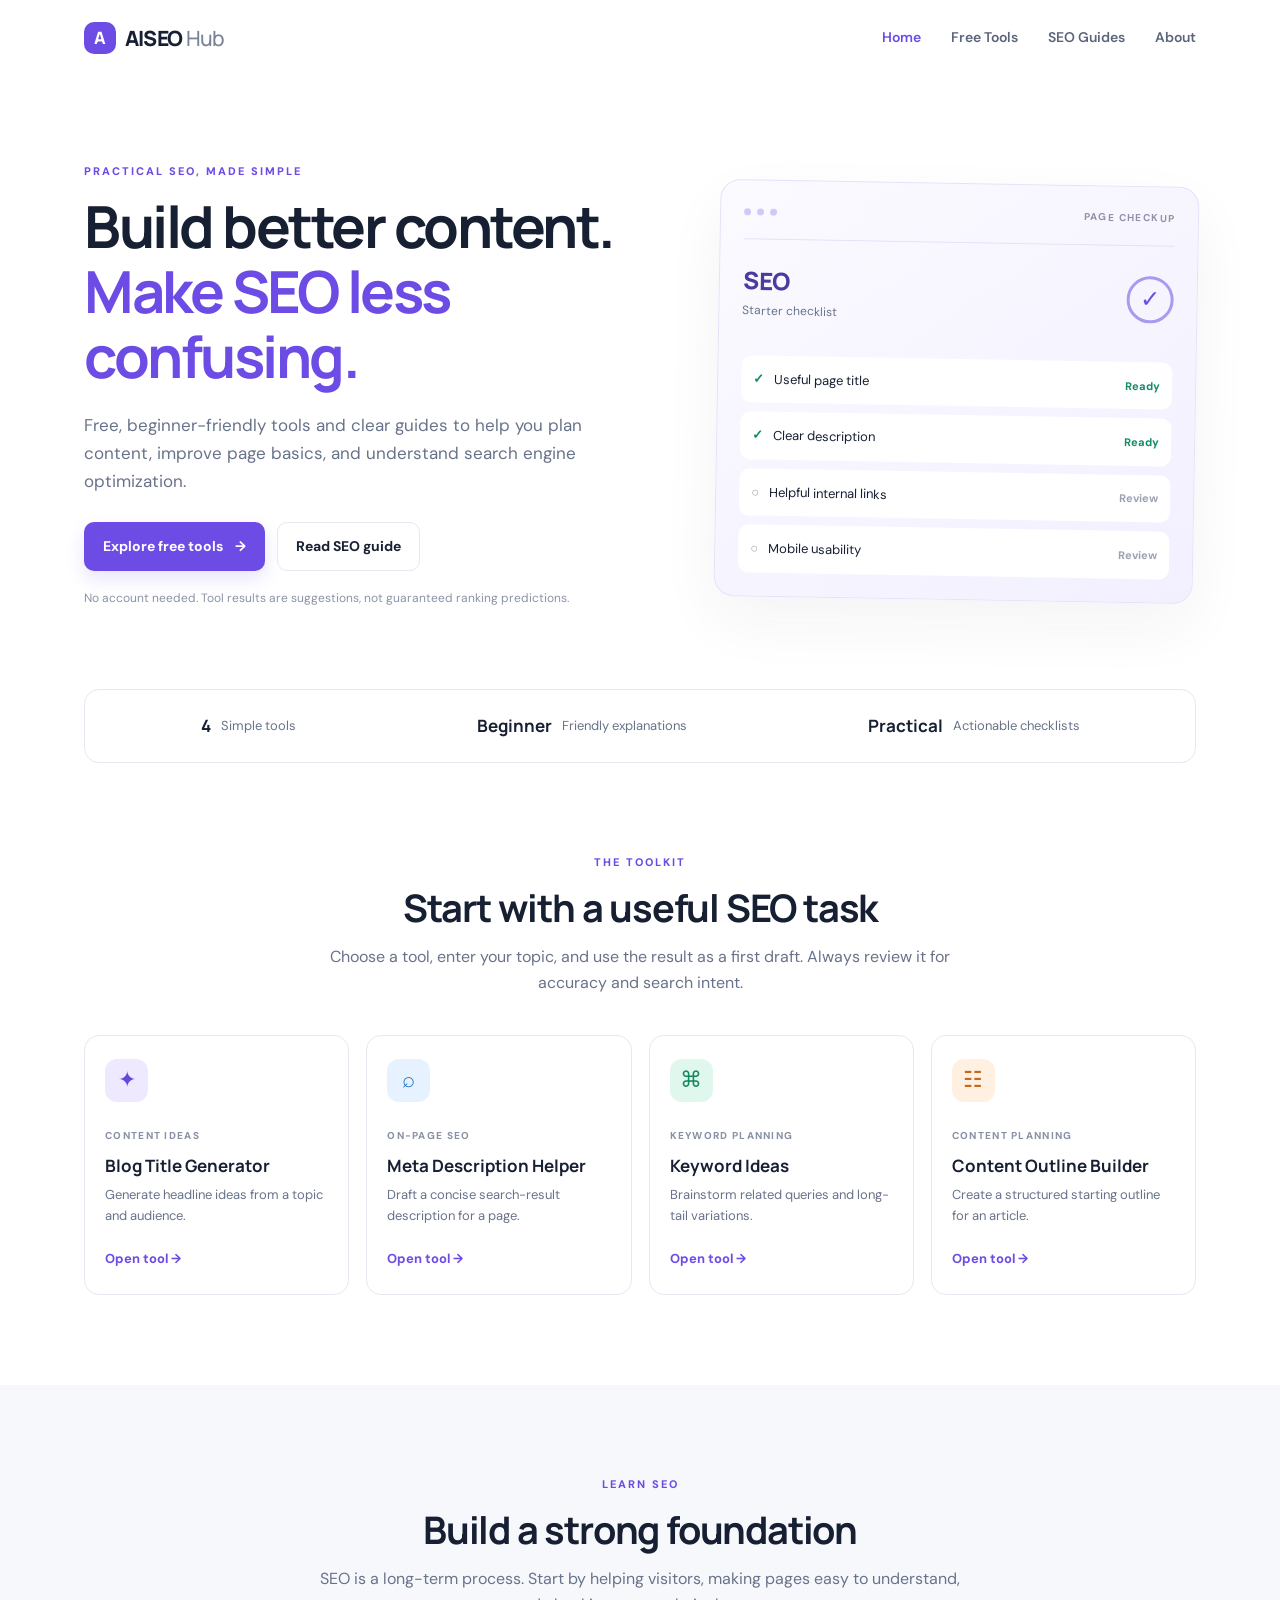
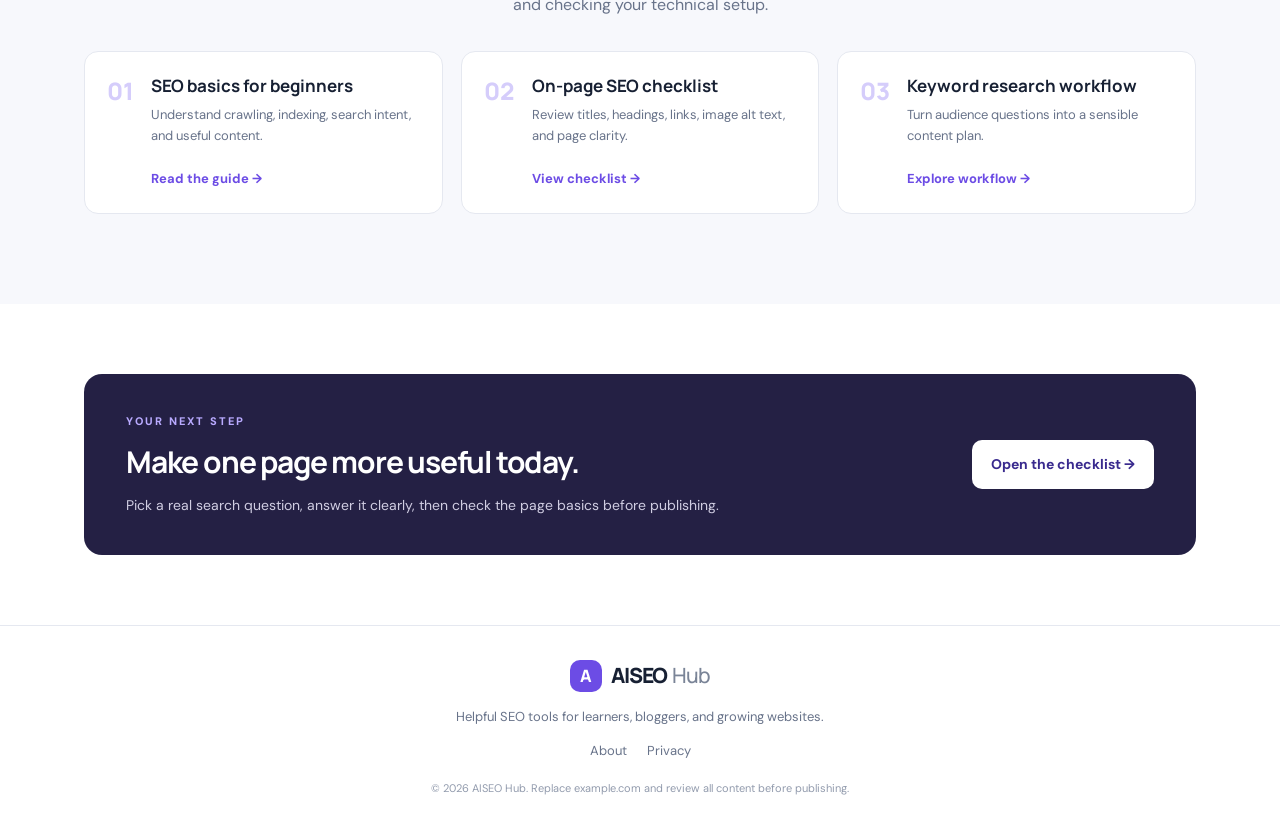
<file: index.html>
<!doctype html>
<html lang="en">
<head>
  <meta charset="utf-8">
  <meta name="viewport" content="width=device-width, initial-scale=1">
  <title>AISEO Hub — Free SEO Tools & Practical Guides</title>
  <meta name="description" content="Explore free SEO tools for blog titles, meta descriptions, keyword ideas, content outlines, and practical SEO learning guides.">
  <link rel="canonical" href="https://example.com/">
  <meta property="og:title" content="AISEO Hub — Free SEO Tools & Practical Guides">
  <meta property="og:description" content="Simple SEO tools and actionable guides for bloggers, students, and website owners.">
  <meta property="og:type" content="website">
  <link rel="stylesheet" href="assets/style.css">
  <script src="assets/app.js" defer></script>
</head>
<body>
<header class="site-header">
  <a class="brand" href="index.html" aria-label="AISEO Hub home"><span class="brand-mark">A</span> AISEO <span class="brand-light">Hub</span></a>
  <button class="menu-toggle" id="menuToggle" aria-label="Toggle navigation" aria-expanded="false">☰</button>
  <nav id="mainNav" aria-label="Main navigation">
    <a href="index.html" aria-current="page">Home</a>
    <a href="#tools">Free Tools</a>
    <a href="guides/seo-basics.html">SEO Guides</a>
    <a href="about.html">About</a>
  </nav>
</header>
<main>
  <section class="hero">
    <div class="hero-copy">
      <p class="eyebrow">PRACTICAL SEO, MADE SIMPLE</p>
      <h1>Build better content.<br><span>Make SEO less confusing.</span></h1>
      <p class="hero-intro">Free, beginner-friendly tools and clear guides to help you plan content, improve page basics, and understand search engine optimization.</p>
      <div class="hero-actions">
        <a class="button button-primary" href="#tools">Explore free tools <span aria-hidden="true">→</span></a>
        <a class="button button-secondary" href="guides/seo-basics.html">Read SEO guide</a>
      </div>
      <p class="small-note">No account needed. Tool results are suggestions, not guaranteed ranking predictions.</p>
    </div>
    <div class="hero-card" aria-label="SEO checklist preview">
      <div class="preview-top"><span class="dot"></span><span class="dot"></span><span class="dot"></span><span class="preview-label">PAGE CHECKUP</span></div>
      <div class="preview-score"><div><strong>SEO</strong><span>Starter checklist</span></div><span class="score-ring">✓</span></div>
      <div class="check-row"><span class="check-icon">✓</span><span>Useful page title</span><b>Ready</b></div>
      <div class="check-row"><span class="check-icon">✓</span><span>Clear description</span><b>Ready</b></div>
      <div class="check-row"><span class="check-icon muted">○</span><span>Helpful internal links</span><b class="muted-text">Review</b></div>
      <div class="check-row"><span class="check-icon muted">○</span><span>Mobile usability</span><b class="muted-text">Review</b></div>
    </div>
  </section>

  <section class="trust-strip">
    <div><strong>4</strong><span>Simple tools</span></div>
    <div><strong>Beginner</strong><span>Friendly explanations</span></div>
    <div><strong>Practical</strong><span>Actionable checklists</span></div>
  </section>

  <section class="section" id="tools">
    <div class="section-heading">
      <p class="eyebrow">THE TOOLKIT</p>
      <h2>Start with a useful SEO task</h2>
      <p>Choose a tool, enter your topic, and use the result as a first draft. Always review it for accuracy and search intent.</p>
    </div>
    <div class="tool-grid">
      <a class="tool-card" href="tools/title-generator.html"><span class="tool-icon purple">✦</span><span class="card-kicker">CONTENT IDEAS</span><h3>Blog Title Generator</h3><p>Generate headline ideas from a topic and audience.</p><span class="card-link">Open tool →</span></a>
      <a class="tool-card" href="tools/meta-description.html"><span class="tool-icon blue">⌕</span><span class="card-kicker">ON-PAGE SEO</span><h3>Meta Description Helper</h3><p>Draft a concise search-result description for a page.</p><span class="card-link">Open tool →</span></a>
      <a class="tool-card" href="tools/keyword-ideas.html"><span class="tool-icon green">⌘</span><span class="card-kicker">KEYWORD PLANNING</span><h3>Keyword Ideas</h3><p>Brainstorm related queries and long-tail variations.</p><span class="card-link">Open tool →</span></a>
      <a class="tool-card" href="tools/content-outline.html"><span class="tool-icon orange">☷</span><span class="card-kicker">CONTENT PLANNING</span><h3>Content Outline Builder</h3><p>Create a structured starting outline for an article.</p><span class="card-link">Open tool →</span></a>
    </div>
  </section>

  <section class="section section-tint">
    <div class="section-heading">
      <p class="eyebrow">LEARN SEO</p><h2>Build a strong foundation</h2>
      <p>SEO is a long-term process. Start by helping visitors, making pages easy to understand, and checking your technical setup.</p>
    </div>
    <div class="guide-grid">
      <article class="guide-card"><div class="guide-number">01</div><div><h3>SEO basics for beginners</h3><p>Understand crawling, indexing, search intent, and useful content.</p><a href="guides/seo-basics.html">Read the guide →</a></div></article>
      <article class="guide-card"><div class="guide-number">02</div><div><h3>On-page SEO checklist</h3><p>Review titles, headings, links, image alt text, and page clarity.</p><a href="guides/on-page-checklist.html">View checklist →</a></div></article>
      <article class="guide-card"><div class="guide-number">03</div><div><h3>Keyword research workflow</h3><p>Turn audience questions into a sensible content plan.</p><a href="guides/keyword-research.html">Explore workflow →</a></div></article>
    </div>
  </section>

  <section class="cta">
    <div><p class="eyebrow">YOUR NEXT STEP</p><h2>Make one page more useful today.</h2><p>Pick a real search question, answer it clearly, then check the page basics before publishing.</p></div>
    <a class="button button-light" href="guides/on-page-checklist.html">Open the checklist →</a>
  </section>
</main>
<footer class="site-footer"><a class="brand" href="index.html"><span class="brand-mark">A</span> AISEO <span class="brand-light">Hub</span></a><p>Helpful SEO tools for learners, bloggers, and growing websites.</p><div><a href="about.html">About</a><a href="privacy.html">Privacy</a></div><small>© <span id="year"></span> AISEO Hub. Replace example.com and review all content before publishing.</small></footer>
</body>
</html>
</file>
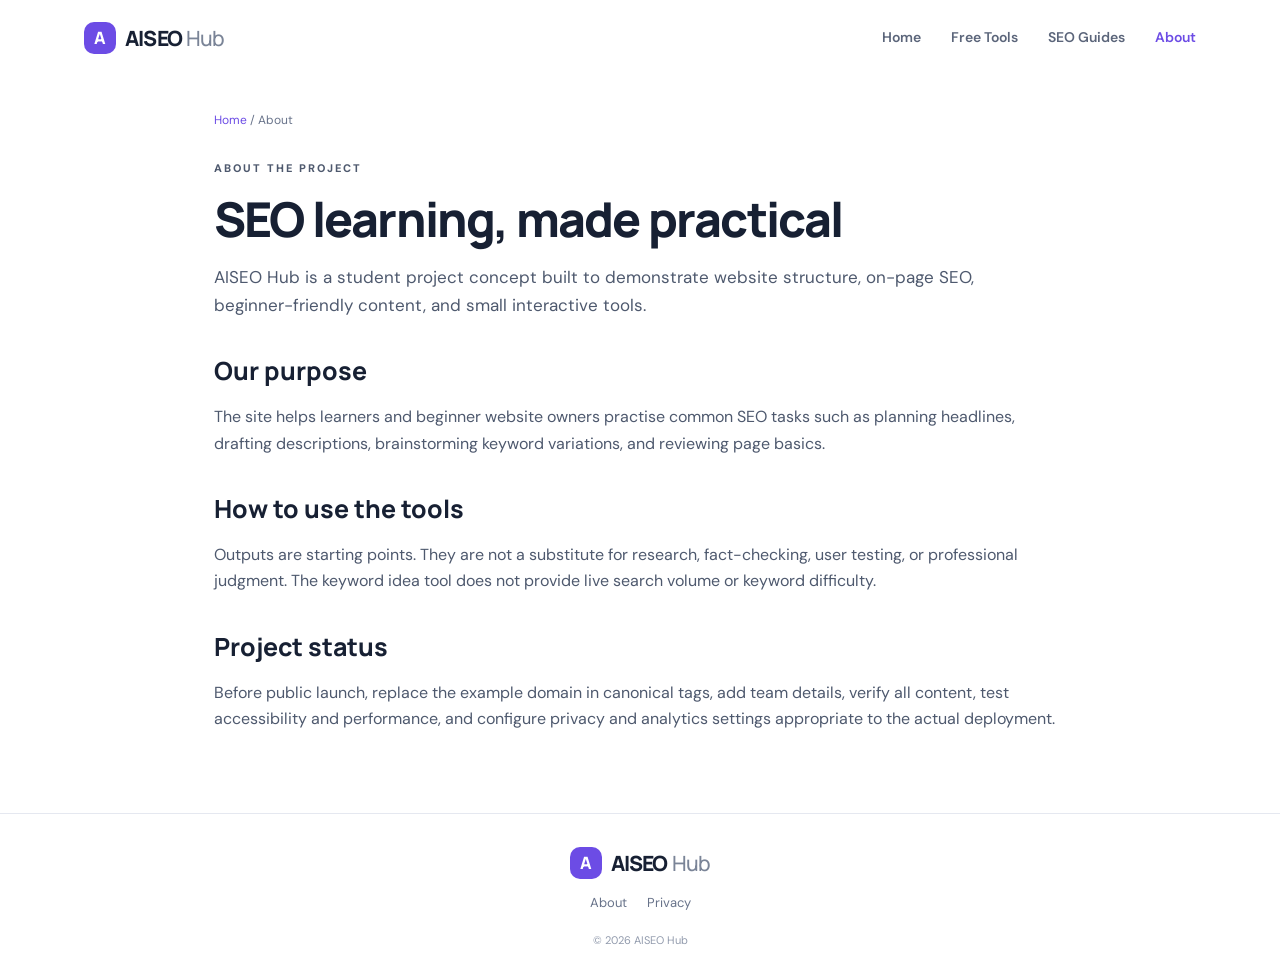
<file: about.html>
<!doctype html><html lang="en"><head><meta charset="utf-8"><meta name="viewport" content="width=device-width, initial-scale=1"><title>About AISEO Hub</title><meta name="description" content="Learn about AISEO Hub, a learning project for practical SEO tools and tutorials."><link rel="canonical" href="https://example.com/about/"><link rel="stylesheet" href="assets/style.css"><script src="assets/app.js" defer></script></head><body><header class="site-header"><a class="brand" href="index.html"><span class="brand-mark">A</span> AISEO <span class="brand-light">Hub</span></a><button class="menu-toggle" id="menuToggle" aria-label="Toggle navigation" aria-expanded="false">☰</button><nav id="mainNav"><a href="index.html">Home</a><a href="index.html#tools">Free Tools</a><a href="guides/seo-basics.html">SEO Guides</a><a href="about.html" aria-current="page">About</a></nav></header><main class="page-wrap article"><div class="crumb"><a href="index.html">Home</a> / About</div><p class="eyebrow">ABOUT THE PROJECT</p><h1>SEO learning, made practical</h1><p class="page-lead">AISEO Hub is a student project concept built to demonstrate website structure, on-page SEO, beginner-friendly content, and small interactive tools.</p><h2>Our purpose</h2><p>The site helps learners and beginner website owners practise common SEO tasks such as planning headlines, drafting descriptions, brainstorming keyword variations, and reviewing page basics.</p><h2>How to use the tools</h2><p>Outputs are starting points. They are not a substitute for research, fact-checking, user testing, or professional judgment. The keyword idea tool does not provide live search volume or keyword difficulty.</p><h2>Project status</h2><p>Before public launch, replace the example domain in canonical tags, add team details, verify all content, test accessibility and performance, and configure privacy and analytics settings appropriate to the actual deployment.</p></main><footer class="site-footer"><a class="brand" href="index.html"><span class="brand-mark">A</span> AISEO <span class="brand-light">Hub</span></a><div><a href="about.html">About</a><a href="privacy.html">Privacy</a></div><small>© <span id="year"></span> AISEO Hub</small></footer></body></html>
</file>
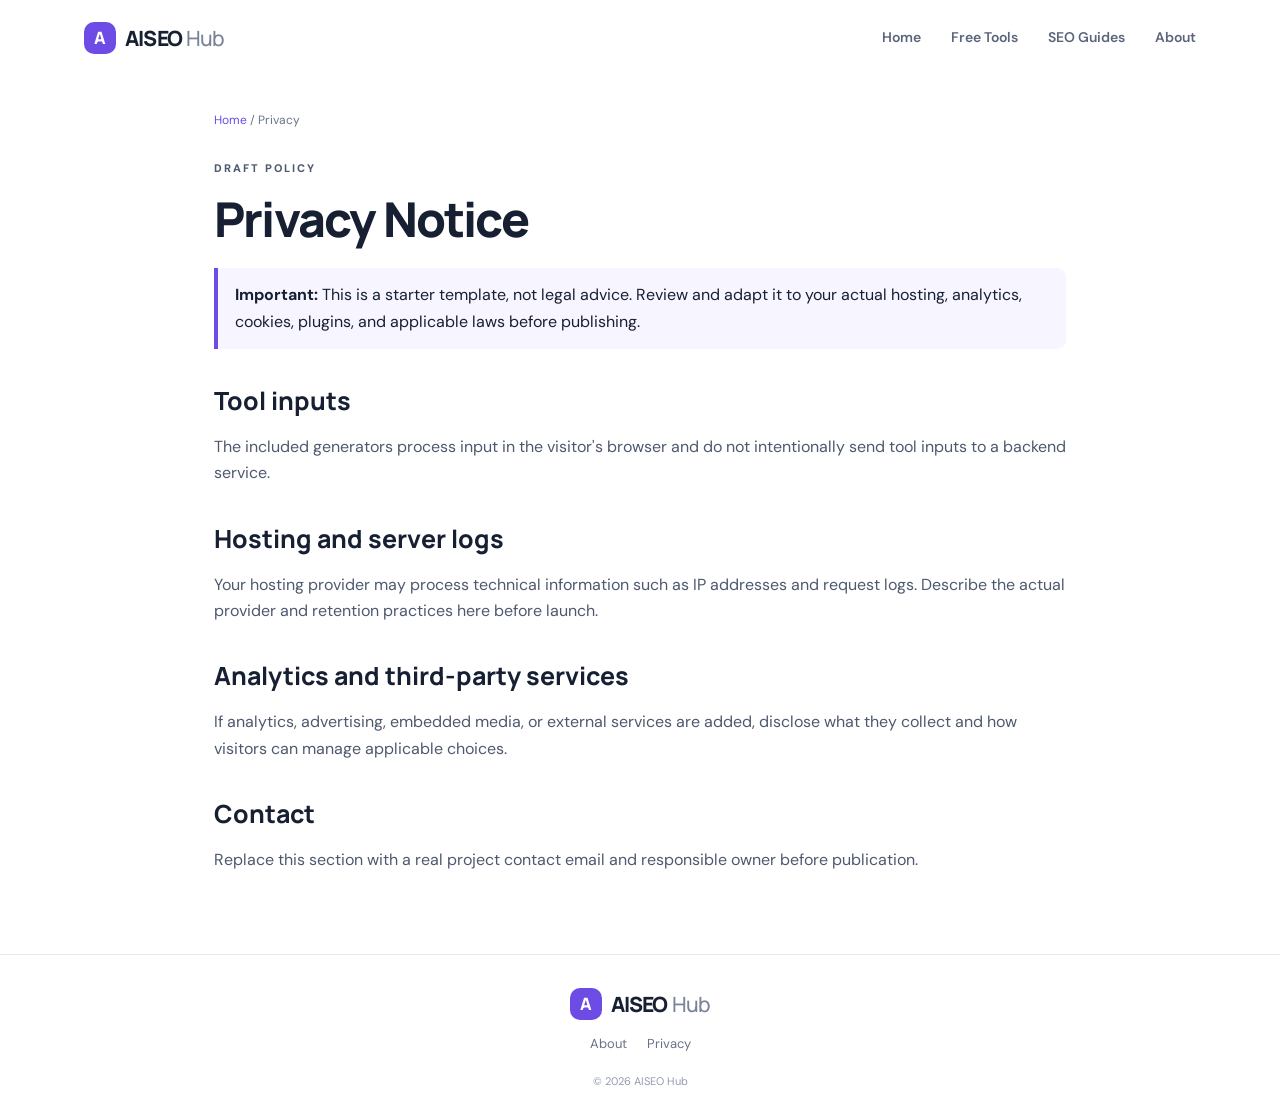
<file: privacy.html>
<!doctype html><html lang="en"><head><meta charset="utf-8"><meta name="viewport" content="width=device-width, initial-scale=1"><title>Privacy Notice | AISEO Hub</title><meta name="description" content="Read the draft privacy notice for the AISEO Hub demonstration website."><link rel="canonical" href="https://example.com/privacy/"><link rel="stylesheet" href="assets/style.css"><script src="assets/app.js" defer></script></head><body><header class="site-header"><a class="brand" href="index.html"><span class="brand-mark">A</span> AISEO <span class="brand-light">Hub</span></a><button class="menu-toggle" id="menuToggle" aria-label="Toggle navigation" aria-expanded="false">☰</button><nav id="mainNav"><a href="index.html">Home</a><a href="index.html#tools">Free Tools</a><a href="guides/seo-basics.html">SEO Guides</a><a href="about.html">About</a></nav></header><main class="page-wrap article"><div class="crumb"><a href="index.html">Home</a> / Privacy</div><p class="eyebrow">DRAFT POLICY</p><h1>Privacy Notice</h1><div class="callout"><strong>Important:</strong> This is a starter template, not legal advice. Review and adapt it to your actual hosting, analytics, cookies, plugins, and applicable laws before publishing.</div><h2>Tool inputs</h2><p>The included generators process input in the visitor's browser and do not intentionally send tool inputs to a backend service.</p><h2>Hosting and server logs</h2><p>Your hosting provider may process technical information such as IP addresses and request logs. Describe the actual provider and retention practices here before launch.</p><h2>Analytics and third-party services</h2><p>If analytics, advertising, embedded media, or external services are added, disclose what they collect and how visitors can manage applicable choices.</p><h2>Contact</h2><p>Replace this section with a real project contact email and responsible owner before publication.</p></main><footer class="site-footer"><a class="brand" href="index.html"><span class="brand-mark">A</span> AISEO <span class="brand-light">Hub</span></a><div><a href="about.html">About</a><a href="privacy.html">Privacy</a></div><small>© <span id="year"></span> AISEO Hub</small></footer></body></html>
</file>
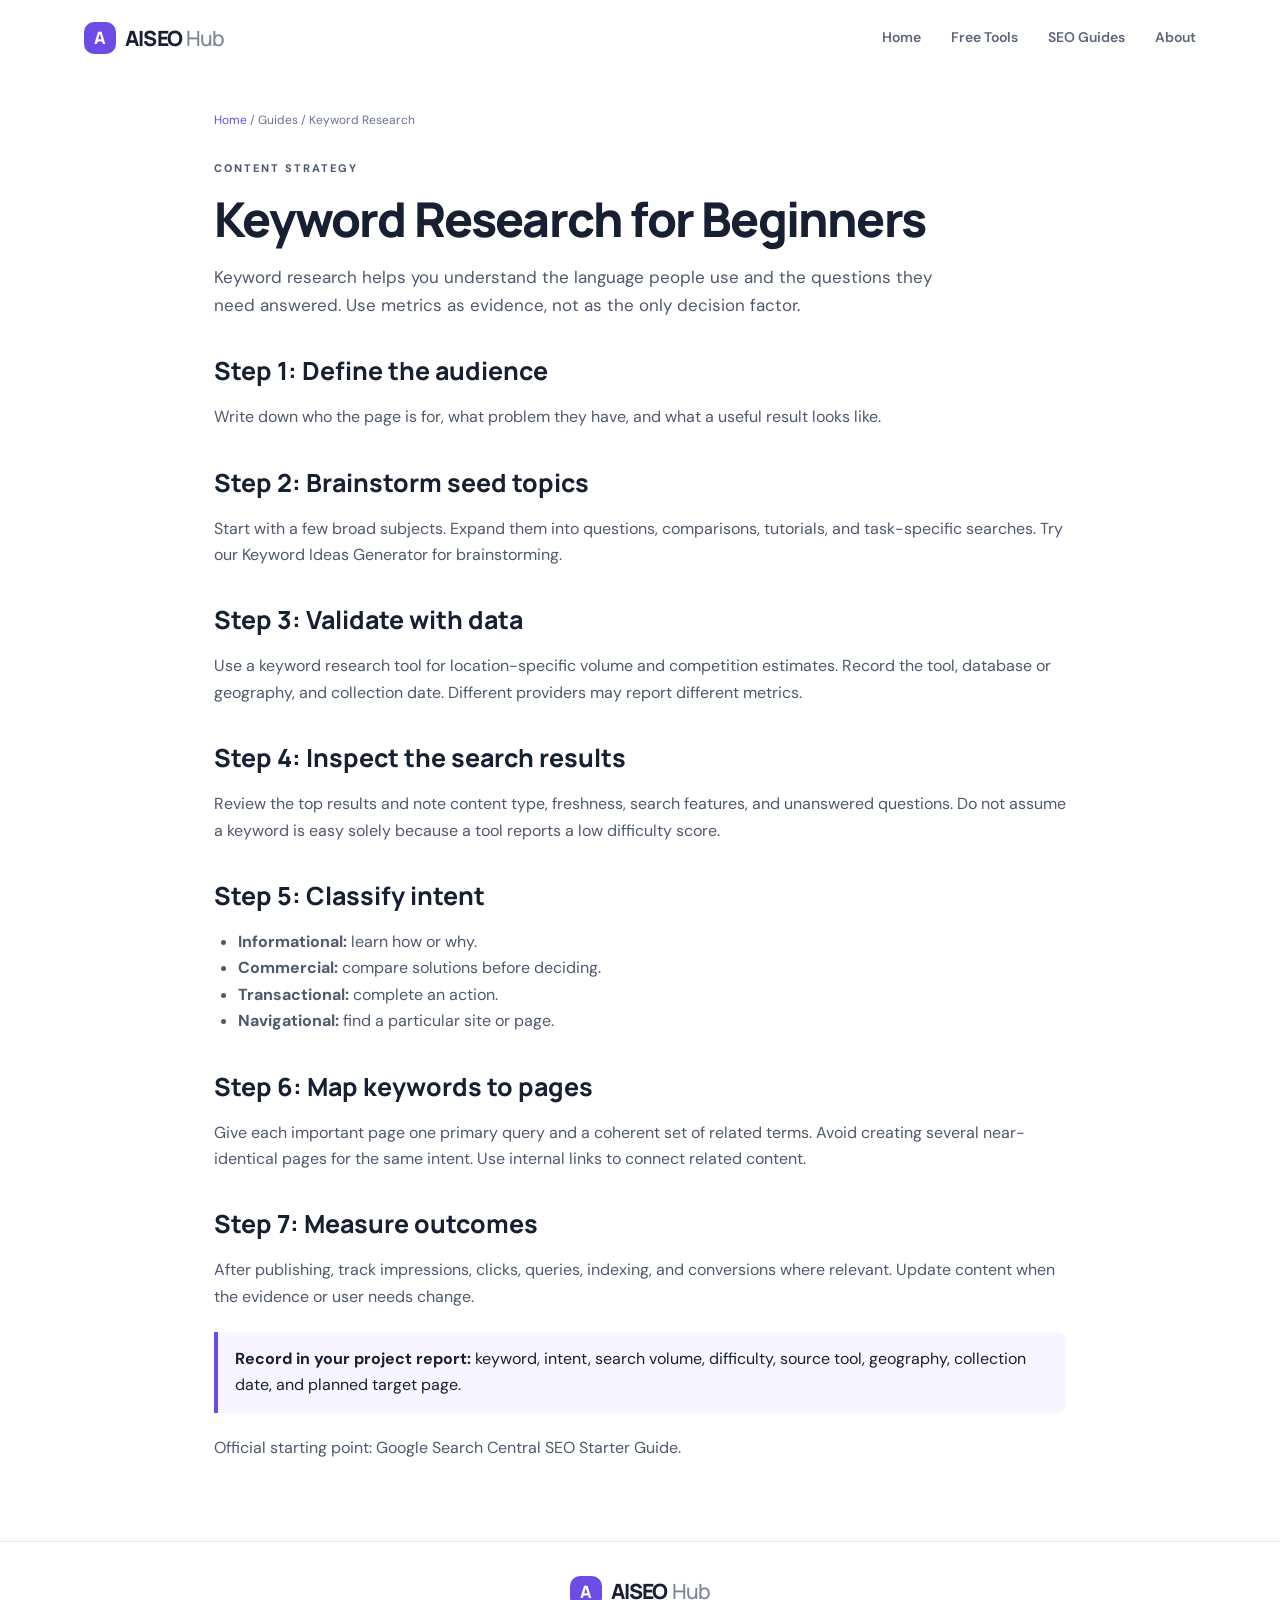
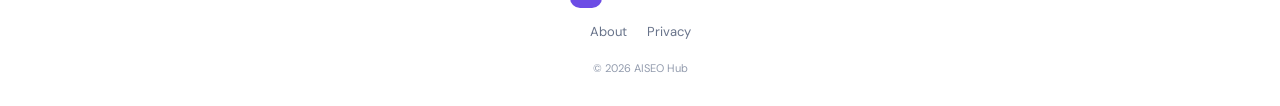
<file: guides/keyword-research.html>
<!doctype html><html lang="en"><head><meta charset="utf-8"><meta name="viewport" content="width=device-width, initial-scale=1"><title>Keyword Research for Beginners | AISEO Hub</title><meta name="description" content="Learn a simple keyword research workflow: audience questions, intent, SERP analysis, metrics, and keyword-to-page mapping."><link rel="canonical" href="https://example.com/guides/keyword-research/"><link rel="stylesheet" href="../assets/style.css"><script src="../assets/app.js" defer></script></head><body><header class="site-header"><a class="brand" href="../index.html"><span class="brand-mark">A</span> AISEO <span class="brand-light">Hub</span></a><button class="menu-toggle" id="menuToggle" aria-label="Toggle navigation" aria-expanded="false">☰</button><nav id="mainNav"><a href="../index.html">Home</a><a href="../index.html#tools">Free Tools</a><a href="seo-basics.html">SEO Guides</a><a href="../about.html">About</a></nav></header><main class="page-wrap article"><div class="crumb"><a href="../index.html">Home</a> / Guides / Keyword Research</div><p class="eyebrow">CONTENT STRATEGY</p><h1>Keyword Research for Beginners</h1><p class="page-lead">Keyword research helps you understand the language people use and the questions they need answered. Use metrics as evidence, not as the only decision factor.</p><h2>Step 1: Define the audience</h2><p>Write down who the page is for, what problem they have, and what a useful result looks like.</p><h2>Step 2: Brainstorm seed topics</h2><p>Start with a few broad subjects. Expand them into questions, comparisons, tutorials, and task-specific searches. Try our <a href="../tools/keyword-ideas.html">Keyword Ideas Generator</a> for brainstorming.</p><h2>Step 3: Validate with data</h2><p>Use a keyword research tool for location-specific volume and competition estimates. Record the tool, database or geography, and collection date. Different providers may report different metrics.</p><h2>Step 4: Inspect the search results</h2><p>Review the top results and note content type, freshness, search features, and unanswered questions. Do not assume a keyword is easy solely because a tool reports a low difficulty score.</p><h2>Step 5: Classify intent</h2><ul><li><strong>Informational:</strong> learn how or why.</li><li><strong>Commercial:</strong> compare solutions before deciding.</li><li><strong>Transactional:</strong> complete an action.</li><li><strong>Navigational:</strong> find a particular site or page.</li></ul><h2>Step 6: Map keywords to pages</h2><p>Give each important page one primary query and a coherent set of related terms. Avoid creating several near-identical pages for the same intent. Use internal links to connect related content.</p><h2>Step 7: Measure outcomes</h2><p>After publishing, track impressions, clicks, queries, indexing, and conversions where relevant. Update content when the evidence or user needs change.</p><div class="callout"><strong>Record in your project report:</strong> keyword, intent, search volume, difficulty, source tool, geography, collection date, and planned target page.</div><p>Official starting point: <a href="https://developers.google.com/search/docs/fundamentals/seo-starter-guide" rel="noopener">Google Search Central SEO Starter Guide</a>.</p></main><footer class="site-footer"><a class="brand" href="../index.html"><span class="brand-mark">A</span> AISEO <span class="brand-light">Hub</span></a><div><a href="../about.html">About</a><a href="../privacy.html">Privacy</a></div><small>© <span id="year"></span> AISEO Hub</small></footer></body></html>
</file>
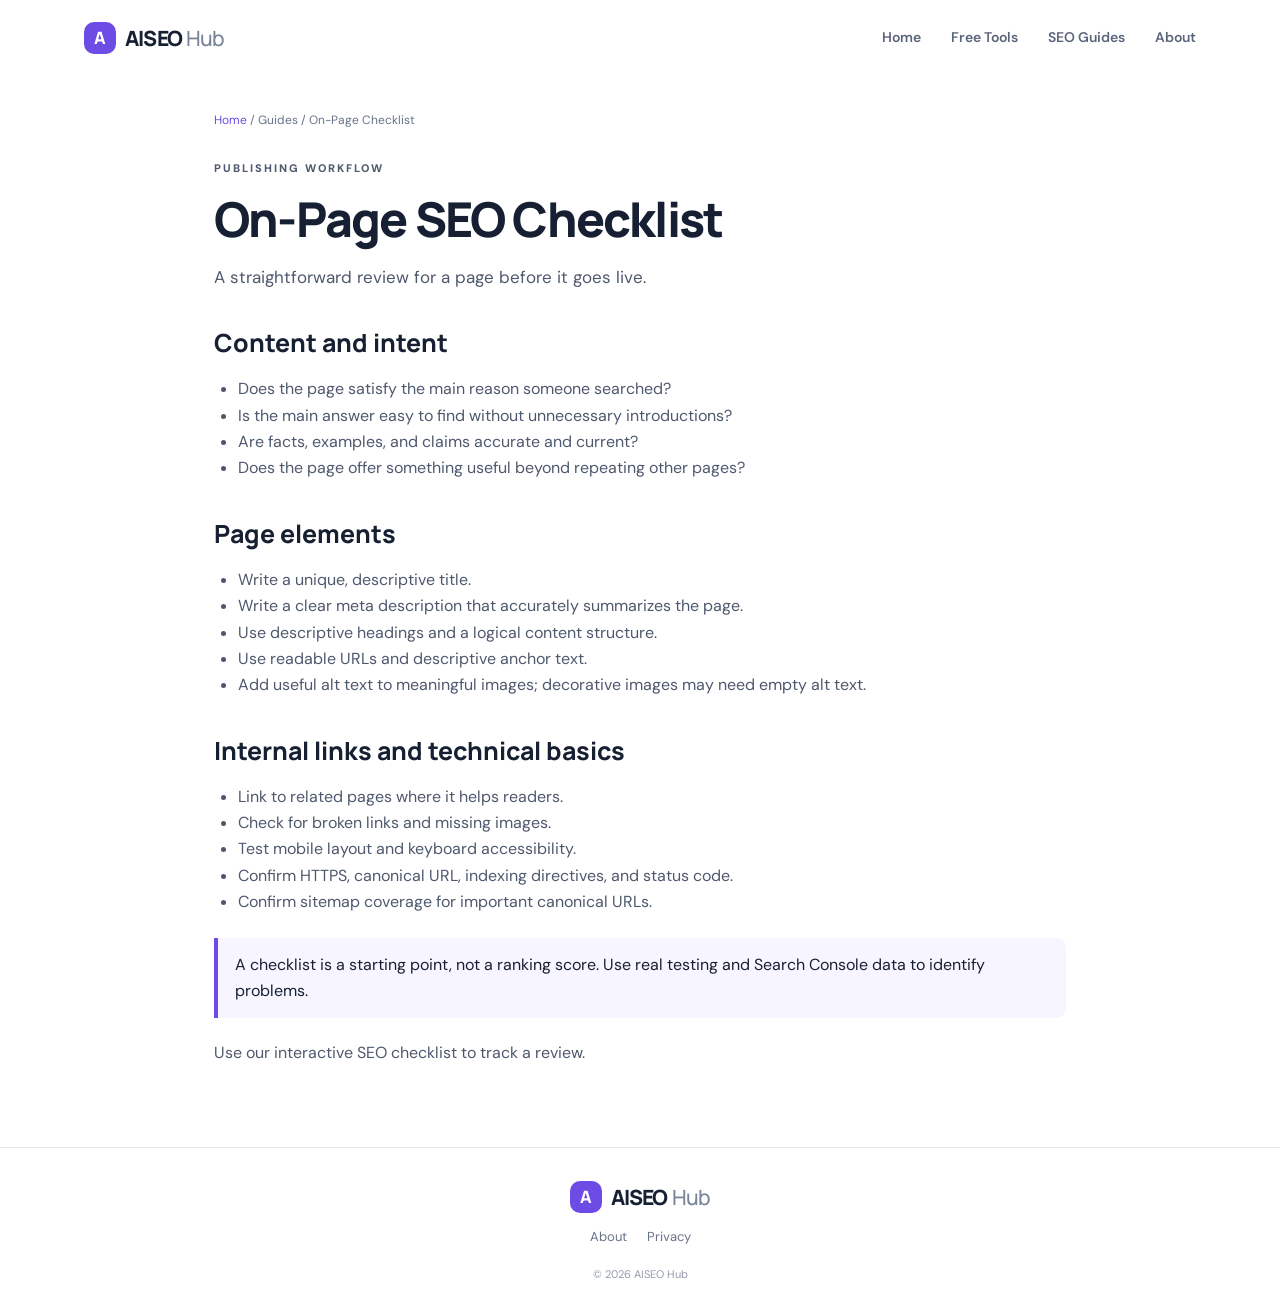
<file: guides/on-page-checklist.html>
<!doctype html><html lang="en"><head><meta charset="utf-8"><meta name="viewport" content="width=device-width, initial-scale=1"><title>On-Page SEO Checklist | AISEO Hub</title><meta name="description" content="Use this practical on-page SEO checklist to review titles, headings, content quality, links, images, and technical basics."><link rel="canonical" href="https://example.com/guides/on-page-checklist/"><link rel="stylesheet" href="../assets/style.css"><script src="../assets/app.js" defer></script></head><body><header class="site-header"><a class="brand" href="../index.html"><span class="brand-mark">A</span> AISEO <span class="brand-light">Hub</span></a><button class="menu-toggle" id="menuToggle" aria-label="Toggle navigation" aria-expanded="false">☰</button><nav id="mainNav"><a href="../index.html">Home</a><a href="../index.html#tools">Free Tools</a><a href="seo-basics.html">SEO Guides</a><a href="../about.html">About</a></nav></header><main class="page-wrap article"><div class="crumb"><a href="../index.html">Home</a> / Guides / On-Page Checklist</div><p class="eyebrow">PUBLISHING WORKFLOW</p><h1>On-Page SEO Checklist</h1><p class="page-lead">A straightforward review for a page before it goes live.</p><h2>Content and intent</h2><ul><li>Does the page satisfy the main reason someone searched?</li><li>Is the main answer easy to find without unnecessary introductions?</li><li>Are facts, examples, and claims accurate and current?</li><li>Does the page offer something useful beyond repeating other pages?</li></ul><h2>Page elements</h2><ul><li>Write a unique, descriptive title.</li><li>Write a clear meta description that accurately summarizes the page.</li><li>Use descriptive headings and a logical content structure.</li><li>Use readable URLs and descriptive anchor text.</li><li>Add useful alt text to meaningful images; decorative images may need empty alt text.</li></ul><h2>Internal links and technical basics</h2><ul><li>Link to related pages where it helps readers.</li><li>Check for broken links and missing images.</li><li>Test mobile layout and keyboard accessibility.</li><li>Confirm HTTPS, canonical URL, indexing directives, and status code.</li><li>Confirm sitemap coverage for important canonical URLs.</li></ul><div class="callout">A checklist is a starting point, not a ranking score. Use real testing and Search Console data to identify problems.</div><p>Use our <a href="../tools/seo-checklist.html">interactive SEO checklist</a> to track a review.</p></main><footer class="site-footer"><a class="brand" href="../index.html"><span class="brand-mark">A</span> AISEO <span class="brand-light">Hub</span></a><div><a href="../about.html">About</a><a href="../privacy.html">Privacy</a></div><small>© <span id="year"></span> AISEO Hub</small></footer></body></html>
</file>
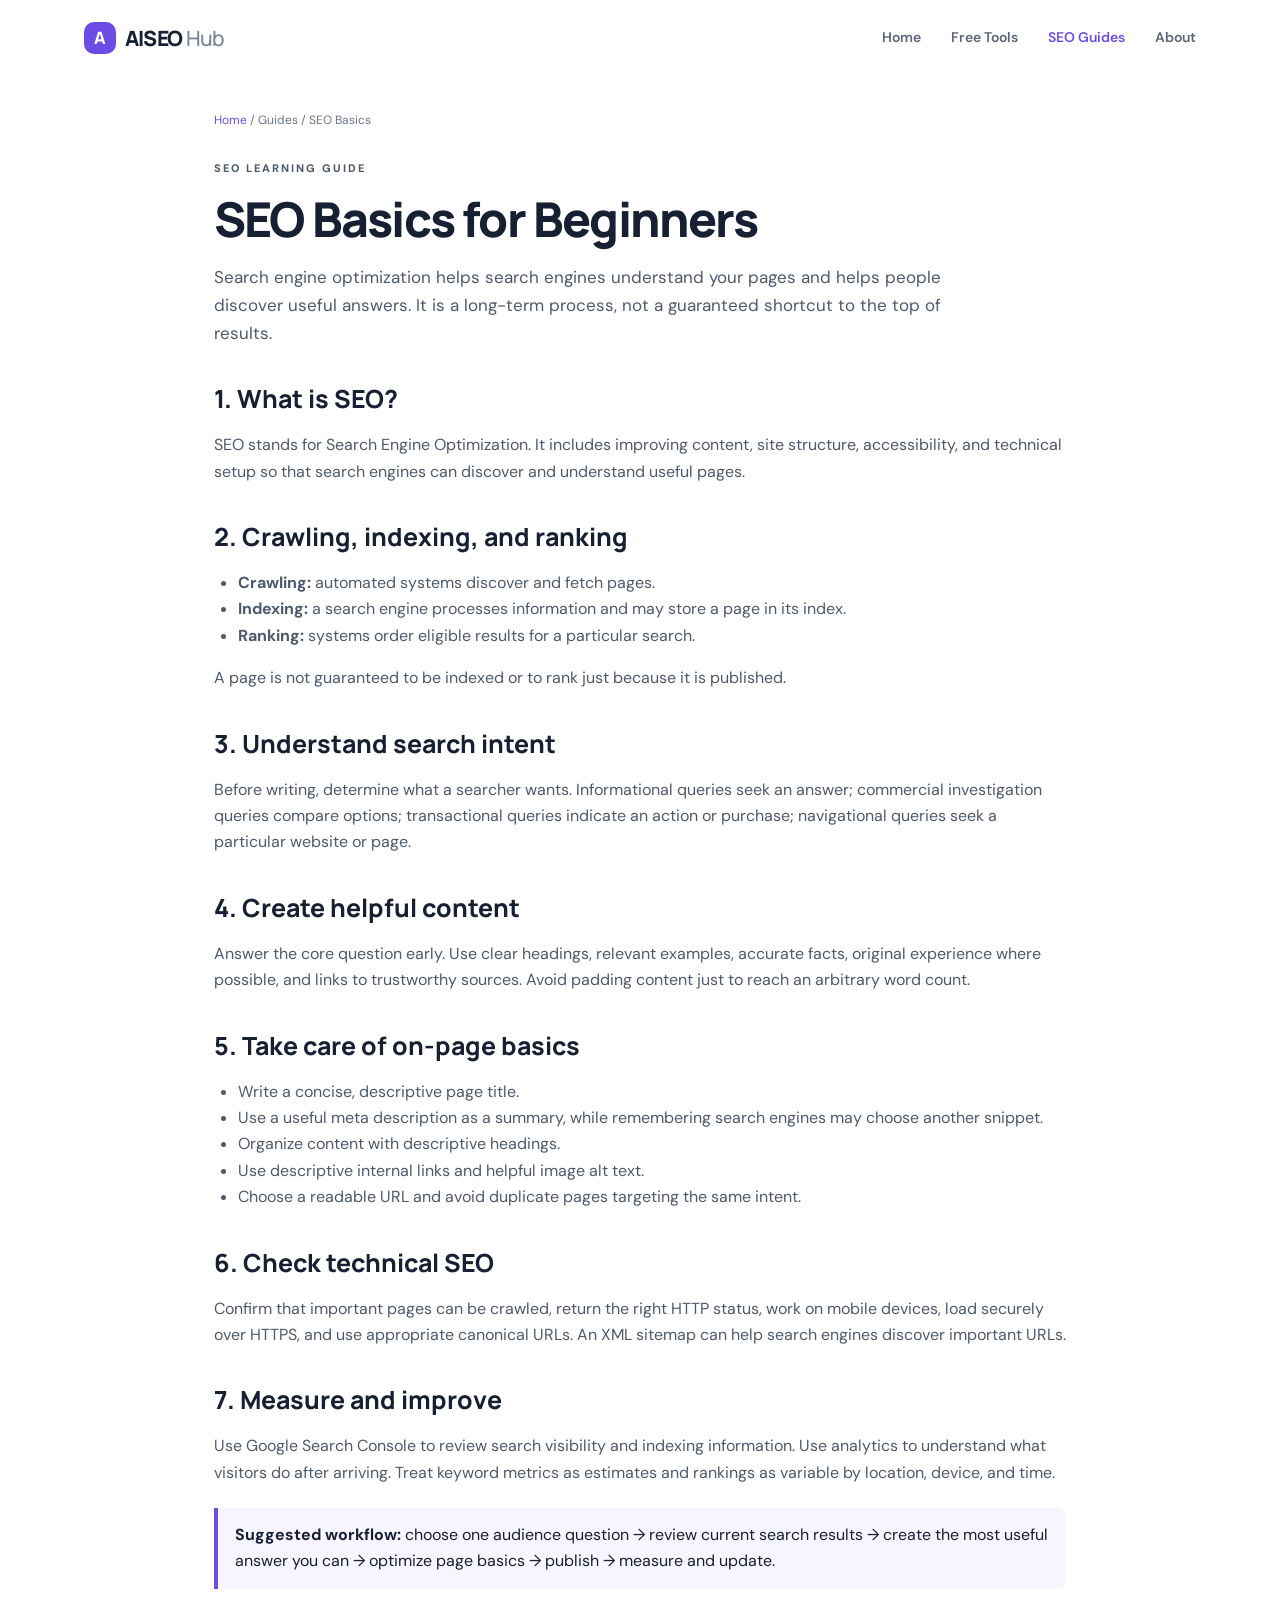
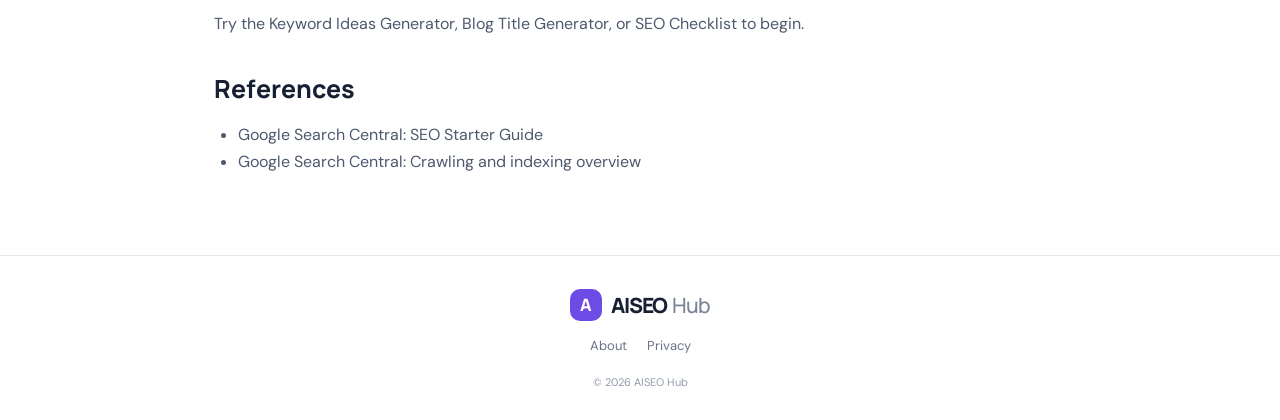
<file: guides/seo-basics.html>
<!doctype html><html lang="en"><head><meta charset="utf-8"><meta name="viewport" content="width=device-width, initial-scale=1"><title>SEO Basics for Beginners | AISEO Hub</title><meta name="description" content="Learn the basics of SEO: crawling, indexing, search intent, helpful content, and technical foundations."><link rel="canonical" href="https://example.com/guides/seo-basics/"><link rel="stylesheet" href="../assets/style.css"><script src="../assets/app.js" defer></script></head><body>
<header class="site-header"><a class="brand" href="../index.html"><span class="brand-mark">A</span> AISEO <span class="brand-light">Hub</span></a><button class="menu-toggle" id="menuToggle" aria-label="Toggle navigation" aria-expanded="false">☰</button><nav id="mainNav"><a href="../index.html">Home</a><a href="../index.html#tools">Free Tools</a><a href="seo-basics.html" aria-current="page">SEO Guides</a><a href="../about.html">About</a></nav></header>
<main class="page-wrap article"><div class="crumb"><a href="../index.html">Home</a> / Guides / SEO Basics</div><p class="eyebrow">SEO LEARNING GUIDE</p><h1>SEO Basics for Beginners</h1><p class="page-lead">Search engine optimization helps search engines understand your pages and helps people discover useful answers. It is a long-term process, not a guaranteed shortcut to the top of results.</p>
<h2>1. What is SEO?</h2><p>SEO stands for Search Engine Optimization. It includes improving content, site structure, accessibility, and technical setup so that search engines can discover and understand useful pages.</p>
<h2>2. Crawling, indexing, and ranking</h2><ul><li><strong>Crawling:</strong> automated systems discover and fetch pages.</li><li><strong>Indexing:</strong> a search engine processes information and may store a page in its index.</li><li><strong>Ranking:</strong> systems order eligible results for a particular search.</li></ul><p>A page is not guaranteed to be indexed or to rank just because it is published.</p>
<h2>3. Understand search intent</h2><p>Before writing, determine what a searcher wants. Informational queries seek an answer; commercial investigation queries compare options; transactional queries indicate an action or purchase; navigational queries seek a particular website or page.</p>
<h2>4. Create helpful content</h2><p>Answer the core question early. Use clear headings, relevant examples, accurate facts, original experience where possible, and links to trustworthy sources. Avoid padding content just to reach an arbitrary word count.</p>
<h2>5. Take care of on-page basics</h2><ul><li>Write a concise, descriptive page title.</li><li>Use a useful meta description as a summary, while remembering search engines may choose another snippet.</li><li>Organize content with descriptive headings.</li><li>Use descriptive internal links and helpful image alt text.</li><li>Choose a readable URL and avoid duplicate pages targeting the same intent.</li></ul>
<h2>6. Check technical SEO</h2><p>Confirm that important pages can be crawled, return the right HTTP status, work on mobile devices, load securely over HTTPS, and use appropriate canonical URLs. An XML sitemap can help search engines discover important URLs.</p>
<h2>7. Measure and improve</h2><p>Use Google Search Console to review search visibility and indexing information. Use analytics to understand what visitors do after arriving. Treat keyword metrics as estimates and rankings as variable by location, device, and time.</p>
<div class="callout"><strong>Suggested workflow:</strong> choose one audience question → review current search results → create the most useful answer you can → optimize page basics → publish → measure and update.</div>
<p>Try the <a href="../tools/keyword-ideas.html">Keyword Ideas Generator</a>, <a href="../tools/title-generator.html">Blog Title Generator</a>, or <a href="../tools/seo-checklist.html">SEO Checklist</a> to begin.</p>
<h2>References</h2><ul><li><a href="https://developers.google.com/search/docs/fundamentals/seo-starter-guide" rel="noopener">Google Search Central: SEO Starter Guide</a></li><li><a href="https://developers.google.com/search/docs/crawling-indexing/overview-google-crawlers" rel="noopener">Google Search Central: Crawling and indexing overview</a></li></ul>
</main><footer class="site-footer"><a class="brand" href="../index.html"><span class="brand-mark">A</span> AISEO <span class="brand-light">Hub</span></a><div><a href="../about.html">About</a><a href="../privacy.html">Privacy</a></div><small>© <span id="year"></span> AISEO Hub</small></footer></body></html>
</file>
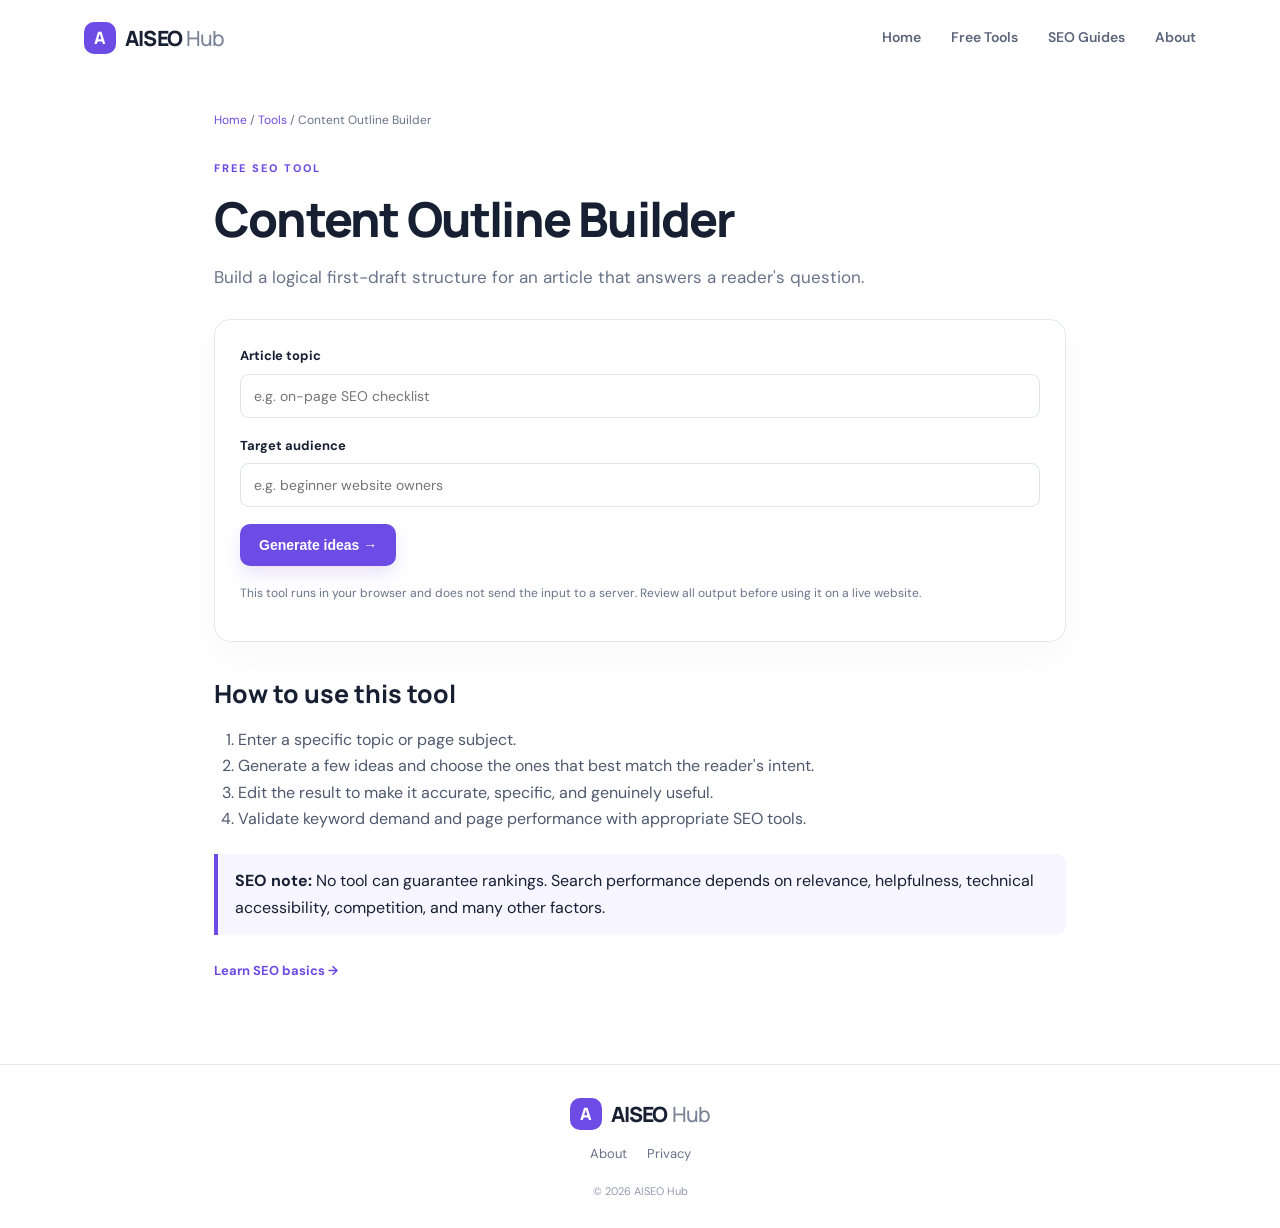
<file: tools/content-outline.html>
<!doctype html>
<html lang="en"><head><meta charset="utf-8"><meta name="viewport" content="width=device-width, initial-scale=1">
<title>SEO Content Outline Builder | AISEO Hub</title><meta name="description" content="Create a starting outline for an SEO-friendly article based on a topic and audience.">
<link rel="canonical" href="https://example.com/outline/"><link rel="stylesheet" href="../assets/style.css"><script src="../assets/app.js" defer></script></head>
<body><header class="site-header"><a class="brand" href="../index.html"><span class="brand-mark">A</span> AISEO <span class="brand-light">Hub</span></a><button class="menu-toggle" id="menuToggle" aria-label="Toggle navigation" aria-expanded="false">☰</button><nav id="mainNav"><a href="../index.html">Home</a><a href="../index.html#tools">Free Tools</a><a href="../guides/seo-basics.html">SEO Guides</a><a href="../about.html">About</a></nav></header>
<main class="page-wrap"><div class="crumb"><a href="../index.html">Home</a> / <a href="../index.html#tools">Tools</a> / Content Outline Builder</div><p class="eyebrow">FREE SEO TOOL</p><h1>Content Outline Builder</h1><p class="page-lead">Build a logical first-draft structure for an article that answers a reader's question.</p>
<section class="tool-panel"><form class="tool-form" data-tool="outline"><label class="field">Article topic<input name="topic" type="text" placeholder="e.g. on-page SEO checklist" required></label>
<label class="field">Target audience<input name="audience" type="text" placeholder="e.g. beginner website owners" ></label>
<button class="button button-primary" type="submit">Generate ideas →</button></form><div class="results" aria-live="polite"></div><p class="notice">This tool runs in your browser and does not send the input to a server. Review all output before using it on a live website.</p></section>
<section class="article"><h2>How to use this tool</h2><ol><li>Enter a specific topic or page subject.</li><li>Generate a few ideas and choose the ones that best match the reader's intent.</li><li>Edit the result to make it accurate, specific, and genuinely useful.</li><li>Validate keyword demand and page performance with appropriate SEO tools.</li></ol><div class="callout"><strong>SEO note:</strong> No tool can guarantee rankings. Search performance depends on relevance, helpfulness, technical accessibility, competition, and many other factors.</div><p><a class="card-link" href="../guides/seo-basics.html">Learn SEO basics →</a></p></section></main>
<footer class="site-footer"><a class="brand" href="../index.html"><span class="brand-mark">A</span> AISEO <span class="brand-light">Hub</span></a><div><a href="../about.html">About</a><a href="../privacy.html">Privacy</a></div><small>© <span id="year"></span> AISEO Hub</small></footer></body></html>
</file>
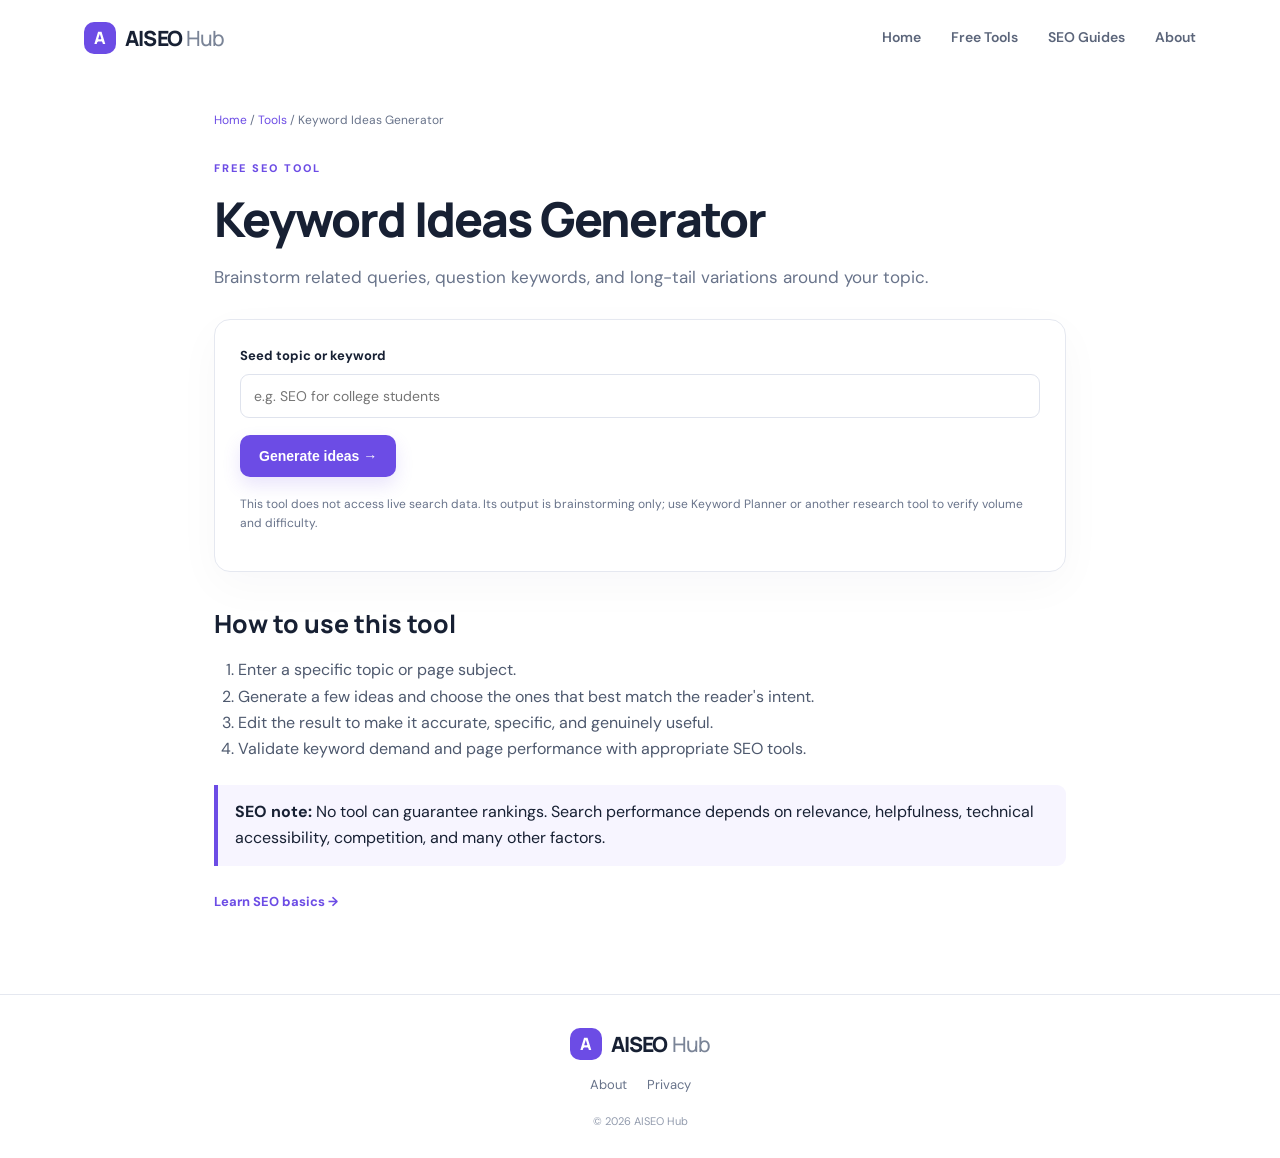
<file: tools/keyword-ideas.html>
<!doctype html>
<html lang="en"><head><meta charset="utf-8"><meta name="viewport" content="width=device-width, initial-scale=1">
<title>Keyword Ideas Generator | AISEO Hub</title><meta name="description" content="Brainstorm related keyword and long-tail query ideas. Validate search metrics using a keyword research provider.">
<link rel="canonical" href="https://example.com/keywords/"><link rel="stylesheet" href="../assets/style.css"><script src="../assets/app.js" defer></script></head>
<body><header class="site-header"><a class="brand" href="../index.html"><span class="brand-mark">A</span> AISEO <span class="brand-light">Hub</span></a><button class="menu-toggle" id="menuToggle" aria-label="Toggle navigation" aria-expanded="false">☰</button><nav id="mainNav"><a href="../index.html">Home</a><a href="../index.html#tools">Free Tools</a><a href="../guides/seo-basics.html">SEO Guides</a><a href="../about.html">About</a></nav></header>
<main class="page-wrap"><div class="crumb"><a href="../index.html">Home</a> / <a href="../index.html#tools">Tools</a> / Keyword Ideas Generator</div><p class="eyebrow">FREE SEO TOOL</p><h1>Keyword Ideas Generator</h1><p class="page-lead">Brainstorm related queries, question keywords, and long-tail variations around your topic.</p>
<section class="tool-panel"><form class="tool-form" data-tool="keywords"><label class="field">Seed topic or keyword<input name="topic" type="text" placeholder="e.g. SEO for college students" required></label>
<button class="button button-primary" type="submit">Generate ideas →</button></form><div class="results" aria-live="polite"></div><p class="notice">This tool does not access live search data. Its output is brainstorming only; use Keyword Planner or another research tool to verify volume and difficulty.</p></section>
<section class="article"><h2>How to use this tool</h2><ol><li>Enter a specific topic or page subject.</li><li>Generate a few ideas and choose the ones that best match the reader's intent.</li><li>Edit the result to make it accurate, specific, and genuinely useful.</li><li>Validate keyword demand and page performance with appropriate SEO tools.</li></ol><div class="callout"><strong>SEO note:</strong> No tool can guarantee rankings. Search performance depends on relevance, helpfulness, technical accessibility, competition, and many other factors.</div><p><a class="card-link" href="../guides/seo-basics.html">Learn SEO basics →</a></p></section></main>
<footer class="site-footer"><a class="brand" href="../index.html"><span class="brand-mark">A</span> AISEO <span class="brand-light">Hub</span></a><div><a href="../about.html">About</a><a href="../privacy.html">Privacy</a></div><small>© <span id="year"></span> AISEO Hub</small></footer></body></html>
</file>
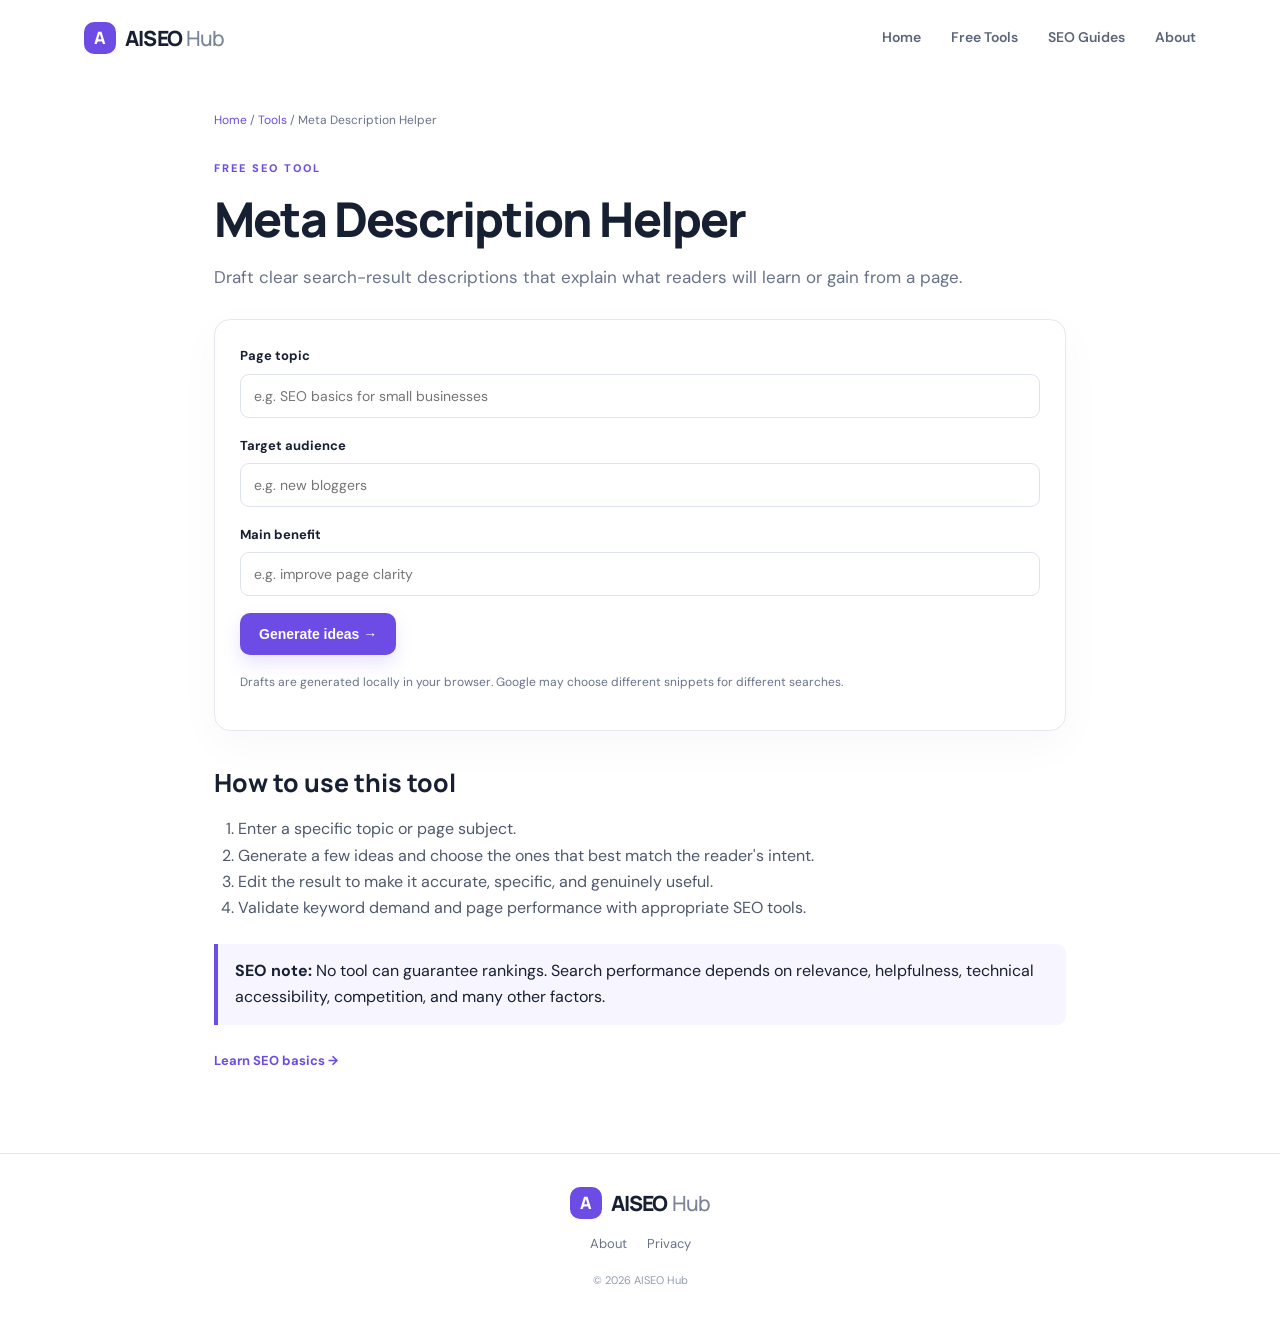
<file: tools/meta-description.html>
<!doctype html>
<html lang="en"><head><meta charset="utf-8"><meta name="viewport" content="width=device-width, initial-scale=1">
<title>Meta Description Helper | AISEO Hub</title><meta name="description" content="Draft meta description ideas for a webpage using this free browser-based helper.">
<link rel="canonical" href="https://example.com/meta/"><link rel="stylesheet" href="../assets/style.css"><script src="../assets/app.js" defer></script></head>
<body><header class="site-header"><a class="brand" href="../index.html"><span class="brand-mark">A</span> AISEO <span class="brand-light">Hub</span></a><button class="menu-toggle" id="menuToggle" aria-label="Toggle navigation" aria-expanded="false">☰</button><nav id="mainNav"><a href="../index.html">Home</a><a href="../index.html#tools">Free Tools</a><a href="../guides/seo-basics.html">SEO Guides</a><a href="../about.html">About</a></nav></header>
<main class="page-wrap"><div class="crumb"><a href="../index.html">Home</a> / <a href="../index.html#tools">Tools</a> / Meta Description Helper</div><p class="eyebrow">FREE SEO TOOL</p><h1>Meta Description Helper</h1><p class="page-lead">Draft clear search-result descriptions that explain what readers will learn or gain from a page.</p>
<section class="tool-panel"><form class="tool-form" data-tool="meta"><label class="field">Page topic<input name="topic" type="text" placeholder="e.g. SEO basics for small businesses" required></label>
<label class="field">Target audience<input name="audience" type="text" placeholder="e.g. new bloggers" ></label>
<label class="field">Main benefit<input name="benefit" type="text" placeholder="e.g. improve page clarity" ></label>
<button class="button button-primary" type="submit">Generate ideas →</button></form><div class="results" aria-live="polite"></div><p class="notice">Drafts are generated locally in your browser. Google may choose different snippets for different searches.</p></section>
<section class="article"><h2>How to use this tool</h2><ol><li>Enter a specific topic or page subject.</li><li>Generate a few ideas and choose the ones that best match the reader's intent.</li><li>Edit the result to make it accurate, specific, and genuinely useful.</li><li>Validate keyword demand and page performance with appropriate SEO tools.</li></ol><div class="callout"><strong>SEO note:</strong> No tool can guarantee rankings. Search performance depends on relevance, helpfulness, technical accessibility, competition, and many other factors.</div><p><a class="card-link" href="../guides/seo-basics.html">Learn SEO basics →</a></p></section></main>
<footer class="site-footer"><a class="brand" href="../index.html"><span class="brand-mark">A</span> AISEO <span class="brand-light">Hub</span></a><div><a href="../about.html">About</a><a href="../privacy.html">Privacy</a></div><small>© <span id="year"></span> AISEO Hub</small></footer></body></html>
</file>
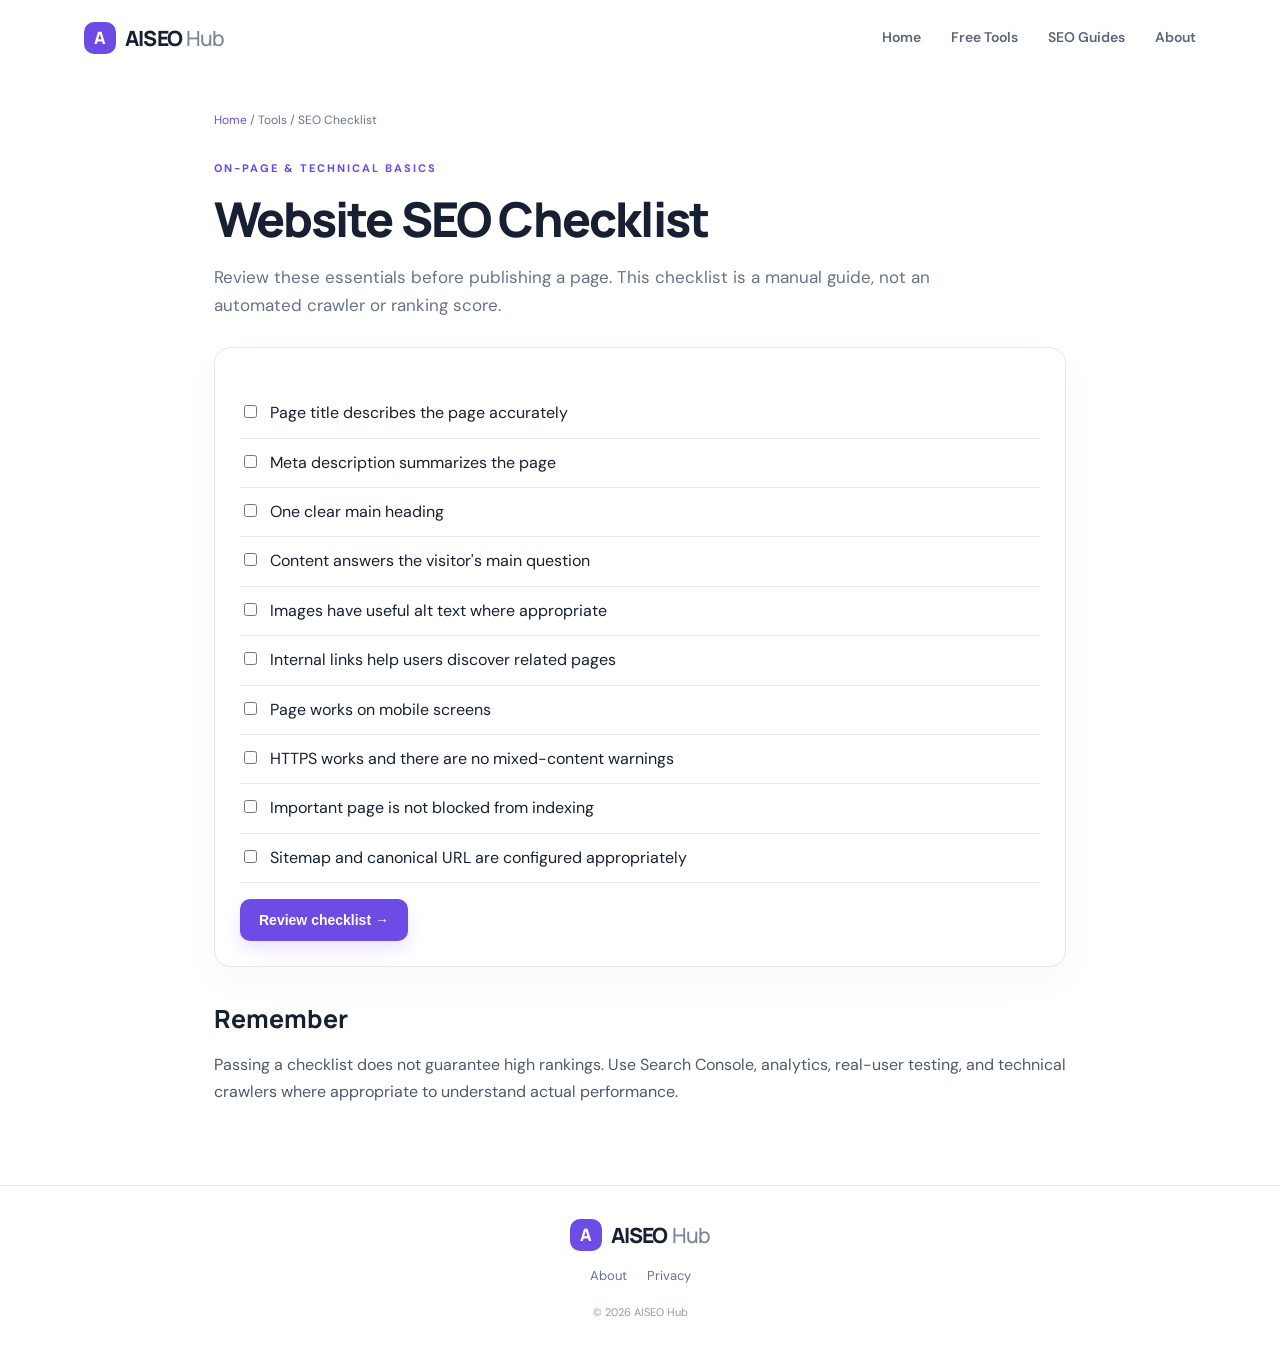
<file: tools/seo-checklist.html>
<!doctype html><html lang="en"><head><meta charset="utf-8"><meta name="viewport" content="width=device-width, initial-scale=1"><title>SEO Checklist | AISEO Hub</title><meta name="description" content="Review basic on-page SEO tasks with this practical checklist."><link rel="canonical" href="https://example.com/tools/seo-checklist/"><link rel="stylesheet" href="../assets/style.css"><script src="../assets/app.js" defer></script></head><body>
<header class="site-header"><a class="brand" href="../index.html"><span class="brand-mark">A</span> AISEO <span class="brand-light">Hub</span></a><button class="menu-toggle" id="menuToggle" aria-label="Toggle navigation" aria-expanded="false">☰</button><nav id="mainNav"><a href="../index.html">Home</a><a href="../index.html#tools">Free Tools</a><a href="../guides/seo-basics.html">SEO Guides</a><a href="../about.html">About</a></nav></header>
<main class="page-wrap"><div class="crumb"><a href="../index.html">Home</a> / Tools / SEO Checklist</div><p class="eyebrow">ON-PAGE & TECHNICAL BASICS</p><h1>Website SEO Checklist</h1><p class="page-lead">Review these essentials before publishing a page. This checklist is a manual guide, not an automated crawler or ranking score.</p>
<section class="tool-panel"><form class="tool-form" data-tool="audit"><ul class="checklist">
<li><label><input type="checkbox" value="Page title describes the page accurately"> Page title describes the page accurately</label></li>
<li><label><input type="checkbox" value="Meta description summarizes the page"> Meta description summarizes the page</label></li>
<li><label><input type="checkbox" value="One clear main heading"> One clear main heading</label></li>
<li><label><input type="checkbox" value="Content answers the visitor's main question"> Content answers the visitor's main question</label></li>
<li><label><input type="checkbox" value="Images have useful alt text where appropriate"> Images have useful alt text where appropriate</label></li>
<li><label><input type="checkbox" value="Internal links help users discover related pages"> Internal links help users discover related pages</label></li>
<li><label><input type="checkbox" value="Page works on mobile screens"> Page works on mobile screens</label></li>
<li><label><input type="checkbox" value="HTTPS works and there are no mixed-content warnings"> HTTPS works and there are no mixed-content warnings</label></li>
<li><label><input type="checkbox" value="Important page is not blocked from indexing"> Important page is not blocked from indexing</label></li>
<li><label><input type="checkbox" value="Sitemap and canonical URL are configured appropriately"> Sitemap and canonical URL are configured appropriately</label></li>
</ul><button class="button button-primary" type="submit">Review checklist →</button></form><div class="results" aria-live="polite"></div></section>
<section class="article"><h2>Remember</h2><p>Passing a checklist does not guarantee high rankings. Use Search Console, analytics, real-user testing, and technical crawlers where appropriate to understand actual performance.</p></section></main><footer class="site-footer"><a class="brand" href="../index.html"><span class="brand-mark">A</span> AISEO <span class="brand-light">Hub</span></a><div><a href="../about.html">About</a><a href="../privacy.html">Privacy</a></div><small>© <span id="year"></span> AISEO Hub</small></footer></body></html>
</file>
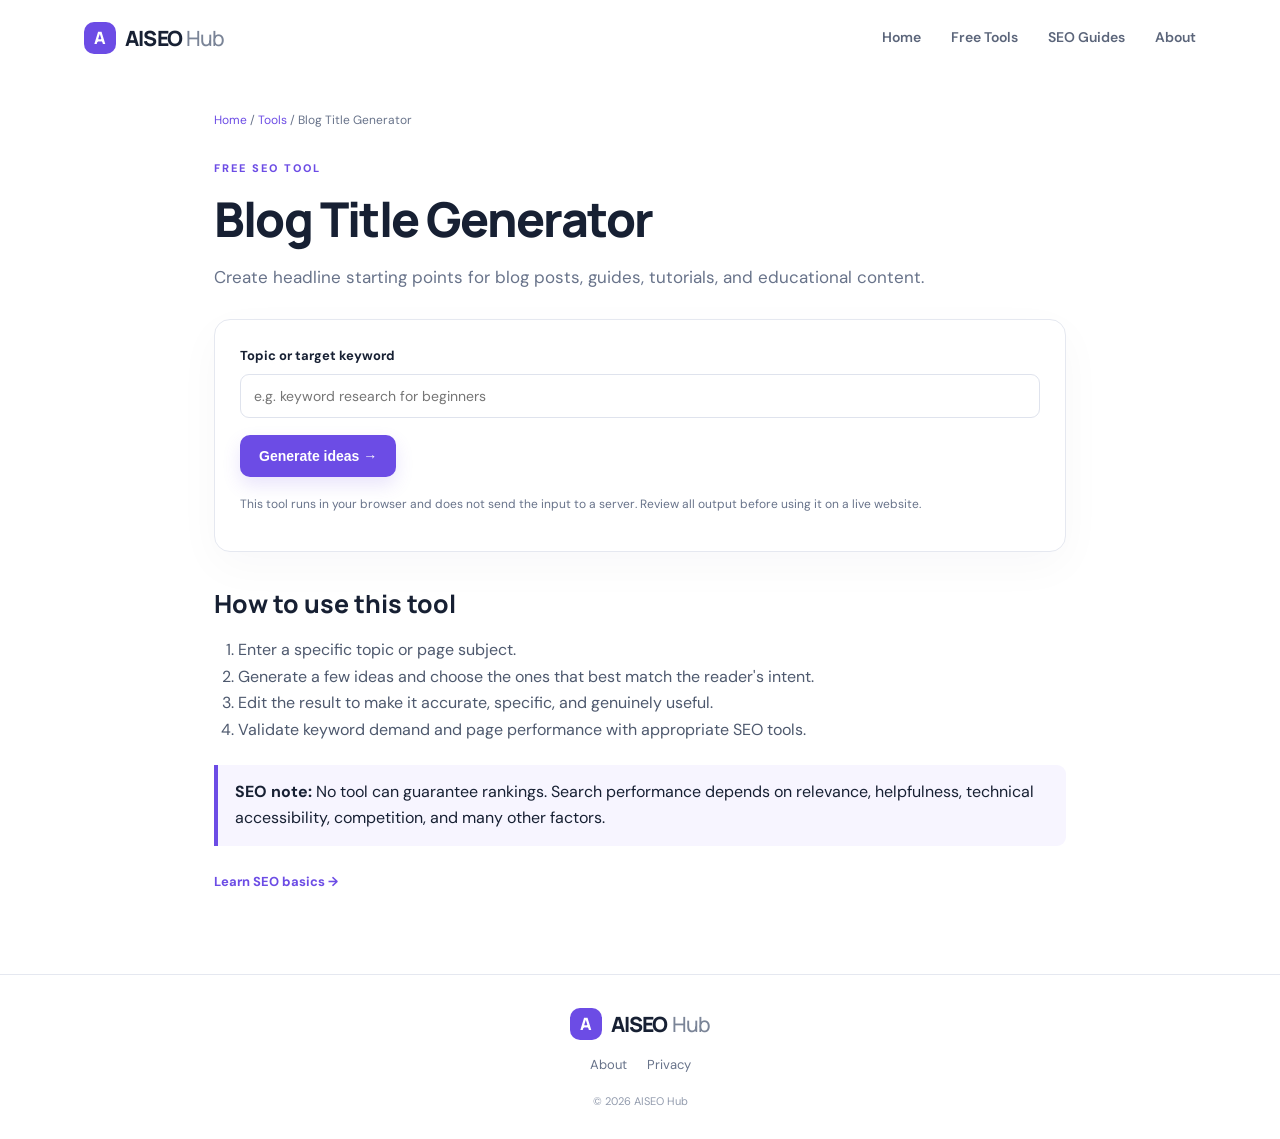
<file: tools/title-generator.html>
<!doctype html>
<html lang="en"><head><meta charset="utf-8"><meta name="viewport" content="width=device-width, initial-scale=1">
<title>AI Blog Title Generator | AISEO Hub</title><meta name="description" content="Generate blog headline ideas for your topic with this free browser-based title brainstorming tool.">
<link rel="canonical" href="https://example.com/titles/"><link rel="stylesheet" href="../assets/style.css"><script src="../assets/app.js" defer></script></head>
<body><header class="site-header"><a class="brand" href="../index.html"><span class="brand-mark">A</span> AISEO <span class="brand-light">Hub</span></a><button class="menu-toggle" id="menuToggle" aria-label="Toggle navigation" aria-expanded="false">☰</button><nav id="mainNav"><a href="../index.html">Home</a><a href="../index.html#tools">Free Tools</a><a href="../guides/seo-basics.html">SEO Guides</a><a href="../about.html">About</a></nav></header>
<main class="page-wrap"><div class="crumb"><a href="../index.html">Home</a> / <a href="../index.html#tools">Tools</a> / Blog Title Generator</div><p class="eyebrow">FREE SEO TOOL</p><h1>Blog Title Generator</h1><p class="page-lead">Create headline starting points for blog posts, guides, tutorials, and educational content.</p>
<section class="tool-panel"><form class="tool-form" data-tool="titles"><label class="field">Topic or target keyword<input name="topic" type="text" placeholder="e.g. keyword research for beginners" required></label>
<button class="button button-primary" type="submit">Generate ideas →</button></form><div class="results" aria-live="polite"></div><p class="notice">This tool runs in your browser and does not send the input to a server. Review all output before using it on a live website.</p></section>
<section class="article"><h2>How to use this tool</h2><ol><li>Enter a specific topic or page subject.</li><li>Generate a few ideas and choose the ones that best match the reader's intent.</li><li>Edit the result to make it accurate, specific, and genuinely useful.</li><li>Validate keyword demand and page performance with appropriate SEO tools.</li></ol><div class="callout"><strong>SEO note:</strong> No tool can guarantee rankings. Search performance depends on relevance, helpfulness, technical accessibility, competition, and many other factors.</div><p><a class="card-link" href="../guides/seo-basics.html">Learn SEO basics →</a></p></section></main>
<footer class="site-footer"><a class="brand" href="../index.html"><span class="brand-mark">A</span> AISEO <span class="brand-light">Hub</span></a><div><a href="../about.html">About</a><a href="../privacy.html">Privacy</a></div><small>© <span id="year"></span> AISEO Hub</small></footer></body></html>
</file>
<file: assets/style.css>
@import url('https://fonts.googleapis.com/css2?family=DM+Sans:wght@400;500;600;700&family=Manrope:wght@400;500;600;700;800&display=swap');
:root{--ink:#172033;--muted:#68738a;--purple:#6c4ce5;--purple-dark:#4c35bd;--line:#e5e8f0;--surface:#fff;--wash:#f7f8fc;--green:#138a68}
*{box-sizing:border-box}html{scroll-behavior:smooth}body{margin:0;font-family:"DM Sans",Arial,sans-serif;color:var(--ink);background:#fff;line-height:1.65}a{color:inherit;text-decoration:none}.site-header{height:76px;display:flex;align-items:center;justify-content:space-between;max-width:1160px;padding:0 24px;margin:auto}.brand{display:inline-flex;align-items:center;font-family:Manrope,sans-serif;font-weight:800;font-size:21px;letter-spacing:-.8px}.brand-mark{display:grid;place-items:center;width:32px;height:32px;background:var(--purple);color:white;border-radius:10px;margin-right:9px;font-size:17px}.brand-light{font-weight:500;color:#7a8497;margin-left:4px}.site-header nav{display:flex;gap:30px;color:#5b657a;font-size:14px;font-weight:600}.site-header nav a:hover,.site-header nav a[aria-current=page]{color:var(--purple)}.menu-toggle{display:none;background:none;border:0;font-size:24px}.hero{max-width:1160px;margin:26px auto 0;padding:60px 24px 68px;display:grid;grid-template-columns:1.08fr .92fr;gap:70px;align-items:center}.eyebrow{font-size:11px;letter-spacing:2px;font-weight:800;color:var(--purple);margin:0 0 14px}.hero h1{font-family:Manrope,sans-serif;font-size:clamp(38px,5vw,58px);line-height:1.12;letter-spacing:-2.5px;margin:0 0 22px}.hero h1 span{color:var(--purple)}.hero-intro{font-size:17px;color:var(--muted);max-width:550px;margin:0 0 27px}.hero-actions{display:flex;gap:12px;flex-wrap:wrap}.button{display:inline-flex;align-items:center;justify-content:center;gap:12px;padding:12px 18px;border-radius:10px;font-weight:700;font-size:14px;border:1px solid transparent}.button-primary{background:var(--purple);color:#fff;box-shadow:0 8px 18px #6c4ce526}.button-primary:hover{background:var(--purple-dark)}.button-secondary{border-color:var(--line);background:#fff}.small-note{font-size:12px;color:#8a93a5;margin-top:18px}.hero-card{border:1px solid #e5e2f8;border-radius:20px;padding:23px;background:linear-gradient(145deg,#fbfaff,#f2f0ff);box-shadow:0 24px 60px #2d23580d;transform:rotate(1deg)}.preview-top{display:flex;gap:6px;align-items:center;border-bottom:1px solid #e6e1f8;padding-bottom:18px}.dot{height:7px;width:7px;border-radius:50%;background:#d3c9f9}.preview-label{margin-left:auto;font-size:10px;letter-spacing:1.4px;color:#9290a6;font-weight:700}.preview-score{display:flex;align-items:center;justify-content:space-between;padding:24px 0}.preview-score strong{display:block;font:800 24px Manrope;color:#4b3b9e}.preview-score span:not(.score-ring){font-size:12px;color:var(--muted)}.score-ring{width:47px;height:47px;display:grid;place-items:center;border:3px solid #a99af1;border-radius:50%;color:var(--purple);font-size:24px}.check-row{display:flex;align-items:center;gap:10px;background:#fff;padding:13px 12px;border-radius:10px;margin-top:9px;font-size:13px}.check-row b{margin-left:auto;color:var(--green);font-size:11px}.check-icon{color:var(--green);font-weight:800}.muted,.muted-text{color:#9aa2b1!important}.trust-strip{max-width:1112px;margin:0 auto;padding:22px 35px;border:1px solid var(--line);border-radius:15px;display:flex;justify-content:space-around;gap:20px}.trust-strip div{display:flex;align-items:center;gap:10px}.trust-strip strong{font-family:Manrope;font-size:17px}.trust-strip span{font-size:13px;color:var(--muted)}.section{max-width:1160px;margin:0 auto;padding:90px 24px}.section-heading{text-align:center;max-width:660px;margin:0 auto 38px}.section-heading h2,.cta h2{font-family:Manrope;font-size:clamp(28px,3vw,38px);line-height:1.2;letter-spacing:-1.2px;margin:0 0 13px}.section-heading>p:last-child{color:var(--muted);margin:0}.tool-grid{display:grid;grid-template-columns:repeat(4,1fr);gap:17px}.tool-card{border:1px solid var(--line);border-radius:15px;padding:23px 20px;min-height:250px;transition:transform .2s,box-shadow .2s}.tool-card:hover{transform:translateY(-4px);box-shadow:0 15px 35px #1923440c}.tool-icon{width:43px;height:43px;display:grid;place-items:center;border-radius:12px;font-size:22px;margin-bottom:19px}.purple{background:#eee9ff;color:#6748df}.blue{background:#e6f2ff;color:#2477c8}.green{background:#e0f7ed;color:#16875f}.orange{background:#fff0e2;color:#c46a20}.card-kicker{font-size:10px;letter-spacing:1.3px;font-weight:800;color:#8992a4}.tool-card h3,.guide-card h3{font:700 17px Manrope;margin:7px 0}.tool-card p,.guide-card p{font-size:13px;color:var(--muted);margin:0 0 18px}.card-link,.guide-card a{font-size:13px;font-weight:700;color:var(--purple)}.section-tint{max-width:none;background:var(--wash);padding-left:max(24px,calc((100% - 1112px)/2));padding-right:max(24px,calc((100% - 1112px)/2))}.section-tint .section-heading{margin-bottom:32px}.guide-grid{display:grid;grid-template-columns:repeat(3,1fr);gap:18px}.guide-card{display:flex;gap:17px;background:#fff;border:1px solid var(--line);padding:22px;border-radius:14px}.guide-number{font:800 24px Manrope;color:#d5cdfb}.guide-card h3{margin-top:0}.cta{max-width:1112px;margin:70px auto;padding:38px 42px;border-radius:18px;background:#242044;color:#fff;display:flex;align-items:center;justify-content:space-between;gap:28px}.cta .eyebrow{color:#b9aaff}.cta h2{font-size:30px}.cta p:not(.eyebrow){color:#d0cde2;font-size:14px;margin-bottom:0}.button-light{background:#fff;color:#392a8e;white-space:nowrap}.site-footer{border-top:1px solid var(--line);padding:32px 24px 25px;text-align:center;color:var(--muted)}.site-footer .brand{color:var(--ink)}.site-footer p{font-size:13px}.site-footer div{display:flex;justify-content:center;gap:20px;font-size:13px;margin:12px 0}.site-footer small{font-size:11px;color:#929bad}.page-wrap{max-width:900px;margin:35px auto 80px;padding:0 24px}.page-wrap h1{font:800 clamp(34px,5vw,48px)/1.15 Manrope;letter-spacing:-1.8px;margin:10px 0 16px}.page-lead{font-size:17px;color:var(--muted);max-width:760px}.crumb{font-size:12px;color:var(--muted);margin-bottom:28px}.crumb a{color:var(--purple)}.tool-panel{margin-top:28px;border:1px solid var(--line);border-radius:16px;padding:25px;background:#fff;box-shadow:0 14px 45px #18203c08}.field{display:block;margin-bottom:17px;font-size:13px;font-weight:700}.field input,.field textarea,.field select{display:block;width:100%;margin-top:7px;padding:12px 13px;border:1px solid #dfe3ed;border-radius:9px;font:14px "DM Sans",sans-serif;color:var(--ink);background:#fff}.field textarea{min-height:100px;resize:vertical}.field input:focus,.field textarea:focus{outline:3px solid #6c4ce51c;border-color:var(--purple)}.tool-form .button{cursor:pointer}.results{margin-top:20px;padding:17px;border-radius:10px;background:#f7f6ff;border:1px solid #e7e2ff;display:none}.results h2{font:700 17px Manrope;margin:0 0 10px}.results ul{padding-left:20px;margin:0}.results li{margin:7px 0}.result-actions{display:flex;gap:10px;flex-wrap:wrap;margin-top:14px}.mini-button{border:1px solid #d8d0ff;background:white;color:#4c35bd;border-radius:7px;padding:7px 11px;font-weight:700;cursor:pointer}.notice{font-size:12px;color:var(--muted);margin-top:18px}.article h2{font:750 25px Manrope;margin:34px 0 10px}.article h3{font:700 18px Manrope;margin:24px 0 8px}.article p,.article li{color:#4e596e}.article ul,.article ol{padding-left:24px}.callout{border-left:4px solid var(--purple);padding:14px 17px;background:#f7f5ff;border-radius:0 9px 9px 0;margin:22px 0}.checklist{list-style:none;padding:0!important}.checklist li{padding:11px 0;border-bottom:1px solid var(--line)}.checklist input{margin-right:9px;accent-color:var(--purple)}@media(max-width:850px){.hero{gap:35px;padding-top:45px}.tool-grid{grid-template-columns:repeat(2,1fr)}.guide-grid{grid-template-columns:1fr}.cta{margin:40px 20px;align-items:flex-start;flex-direction:column}}@media(max-width:600px){.site-header{height:66px}.menu-toggle{display:block}.site-header nav{display:none;position:absolute;z-index:5;top:62px;left:12px;right:12px;background:#fff;border:1px solid var(--line);border-radius:12px;padding:16px;box-shadow:0 15px 35px #19234416;flex-direction:column;gap:14px}.site-header nav.open{display:flex}.hero{grid-template-columns:1fr;padding-top:35px;gap:30px}.hero h1{letter-spacing:-1.7px}.trust-strip{margin:0 18px;flex-direction:column;padding:20px}.section{padding-top:65px;padding-bottom:65px}.tool-grid{grid-template-columns:1fr}.tool-card{min-height:0}.cta{padding:28px}.page-wrap{margin-top:25px}}
</file>
